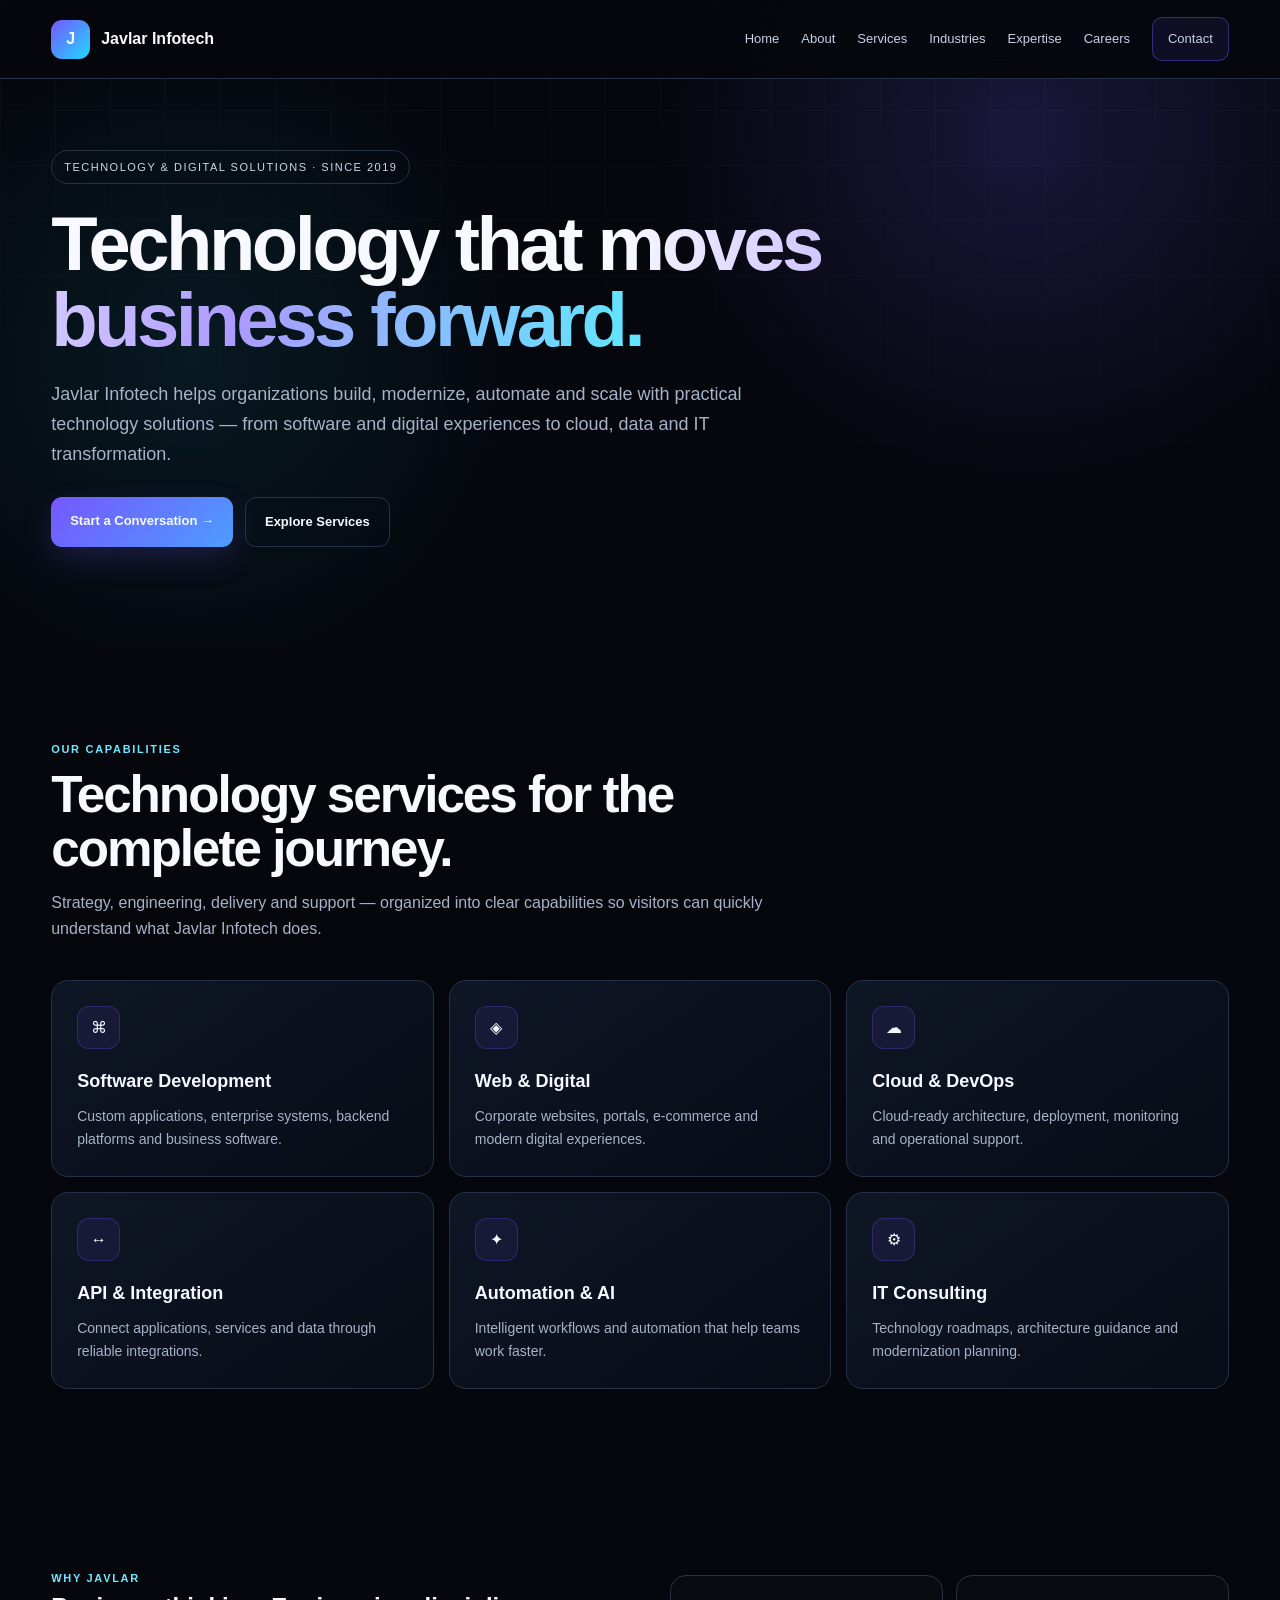
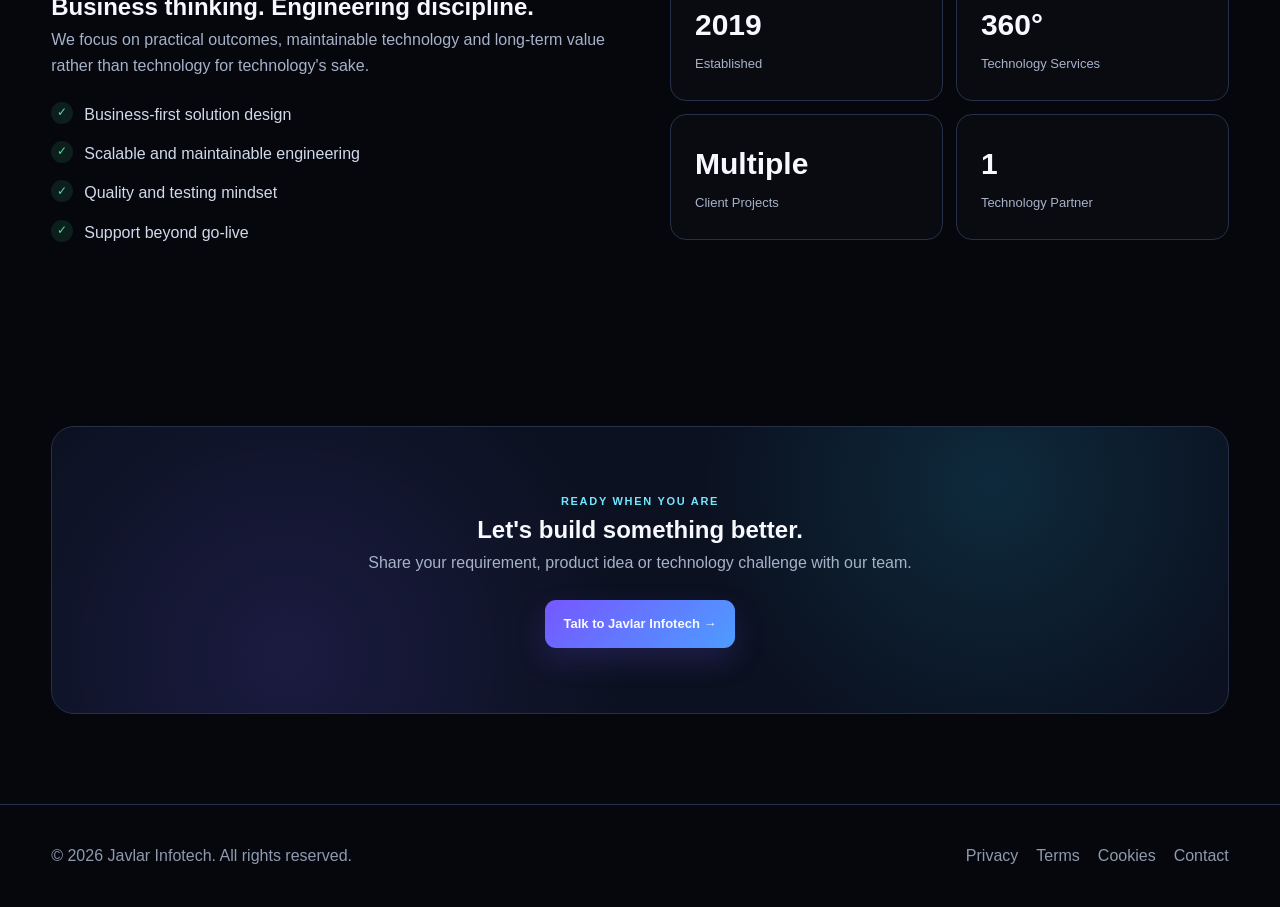
<file: index.html>
<!doctype html><html lang="en"><head><link rel="icon" type="image/png" href="/favicon.png.png"><meta charset="utf-8"><meta name="viewport" content="width=device-width,initial-scale=1"><meta name="description" content="Javlar Infotech — technology and digital solutions from Gorakhpur, Uttar Pradesh, India."><title>Technology That Moves Business Forward | Javlar Infotech</title><link rel="stylesheet" href="style.css"></head><body>
<header><div class="wrap nav">
<a class="brand" href="index.html"><span class="logo">J</span><span>Javlar Infotech</span></a>
<nav class="links" id="links">
<a href="index.html">Home</a><a href="about.html">About</a><a href="services.html">Services</a><a href="industries.html">Industries</a><a href="expertise.html">Expertise</a><a href="careers.html">Careers</a><a href="contact.html" class="navbtn">Contact</a>
</nav><button class="menu" onclick="document.getElementById('links').classList.toggle('open')">☰</button>
</div></header>

<section class="hero"><div class="wrap"><span class="eyebrow">Technology & Digital Solutions · Since 2019</span><h1>Technology that <span class="gradient">moves business forward.</span></h1><p>Javlar Infotech helps organizations build, modernize, automate and scale with practical technology solutions — from software and digital experiences to cloud, data and IT transformation.</p><div class="buttons"><a class="btn primary" href="contact.html">Start a Conversation →</a><a class="btn" href="services.html">Explore Services</a></div></div></section>
<section><div class="wrap"><div class="sectiontop"><div class="kicker">Our capabilities</div><h2>Technology services for the complete journey.</h2><p>Strategy, engineering, delivery and support — organized into clear capabilities so visitors can quickly understand what Javlar Infotech does.</p></div><div class="cards">
<div class="card"><div class="icon">⌘</div><h3>Software Development</h3><p>Custom applications, enterprise systems, backend platforms and business software.</p></div>
<div class="card"><div class="icon">◈</div><h3>Web & Digital</h3><p>Corporate websites, portals, e-commerce and modern digital experiences.</p></div>
<div class="card"><div class="icon">☁</div><h3>Cloud & DevOps</h3><p>Cloud-ready architecture, deployment, monitoring and operational support.</p></div>
<div class="card"><div class="icon">↔</div><h3>API & Integration</h3><p>Connect applications, services and data through reliable integrations.</p></div>
<div class="card"><div class="icon">✦</div><h3>Automation & AI</h3><p>Intelligent workflows and automation that help teams work faster.</p></div>
<div class="card"><div class="icon">⚙</div><h3>IT Consulting</h3><p>Technology roadmaps, architecture guidance and modernization planning.</p></div>
</div></div></section>
<section><div class="wrap split"><div><div class="kicker">Why Javlar</div><h2>Business thinking. Engineering discipline.</h2><p style="color:var(--muted)">We focus on practical outcomes, maintainable technology and long-term value rather than technology for technology's sake.</p><div class="checklist"><div><span class="check">✓</span>Business-first solution design</div><div><span class="check">✓</span>Scalable and maintainable engineering</div><div><span class="check">✓</span>Quality and testing mindset</div><div><span class="check">✓</span>Support beyond go-live</div></div></div><div class="stats"><div class="stat"><strong>2019</strong><span>Established</span></div><div class="stat"><strong>360°</strong><span>Technology Services</span></div><div class="stat"><strong>Multiple</strong><span>Client Projects</span></div><div class="stat"><strong>1</strong><span>Technology Partner</span></div></div></div></section>
<section><div class="wrap"><div class="banner"><div class="kicker">Ready when you are</div><h2>Let's build something better.</h2><p>Share your requirement, product idea or technology challenge with our team.</p><a class="btn primary" href="contact.html">Talk to Javlar Infotech →</a></div></div></section>

<footer><div class="wrap foot">
<div>© 2026 Javlar Infotech. All rights reserved.</div>
<div class="footlinks"><a href="privacy.html">Privacy</a><a href="terms.html">Terms</a><a href="cookies.html">Cookies</a><a href="contact.html">Contact</a></div>
</div></footer>
<script>document.querySelectorAll('.links a').forEach(a=>a.addEventListener('click',()=>document.getElementById('links').classList.remove('open')));</script>
</body></html>
</file>
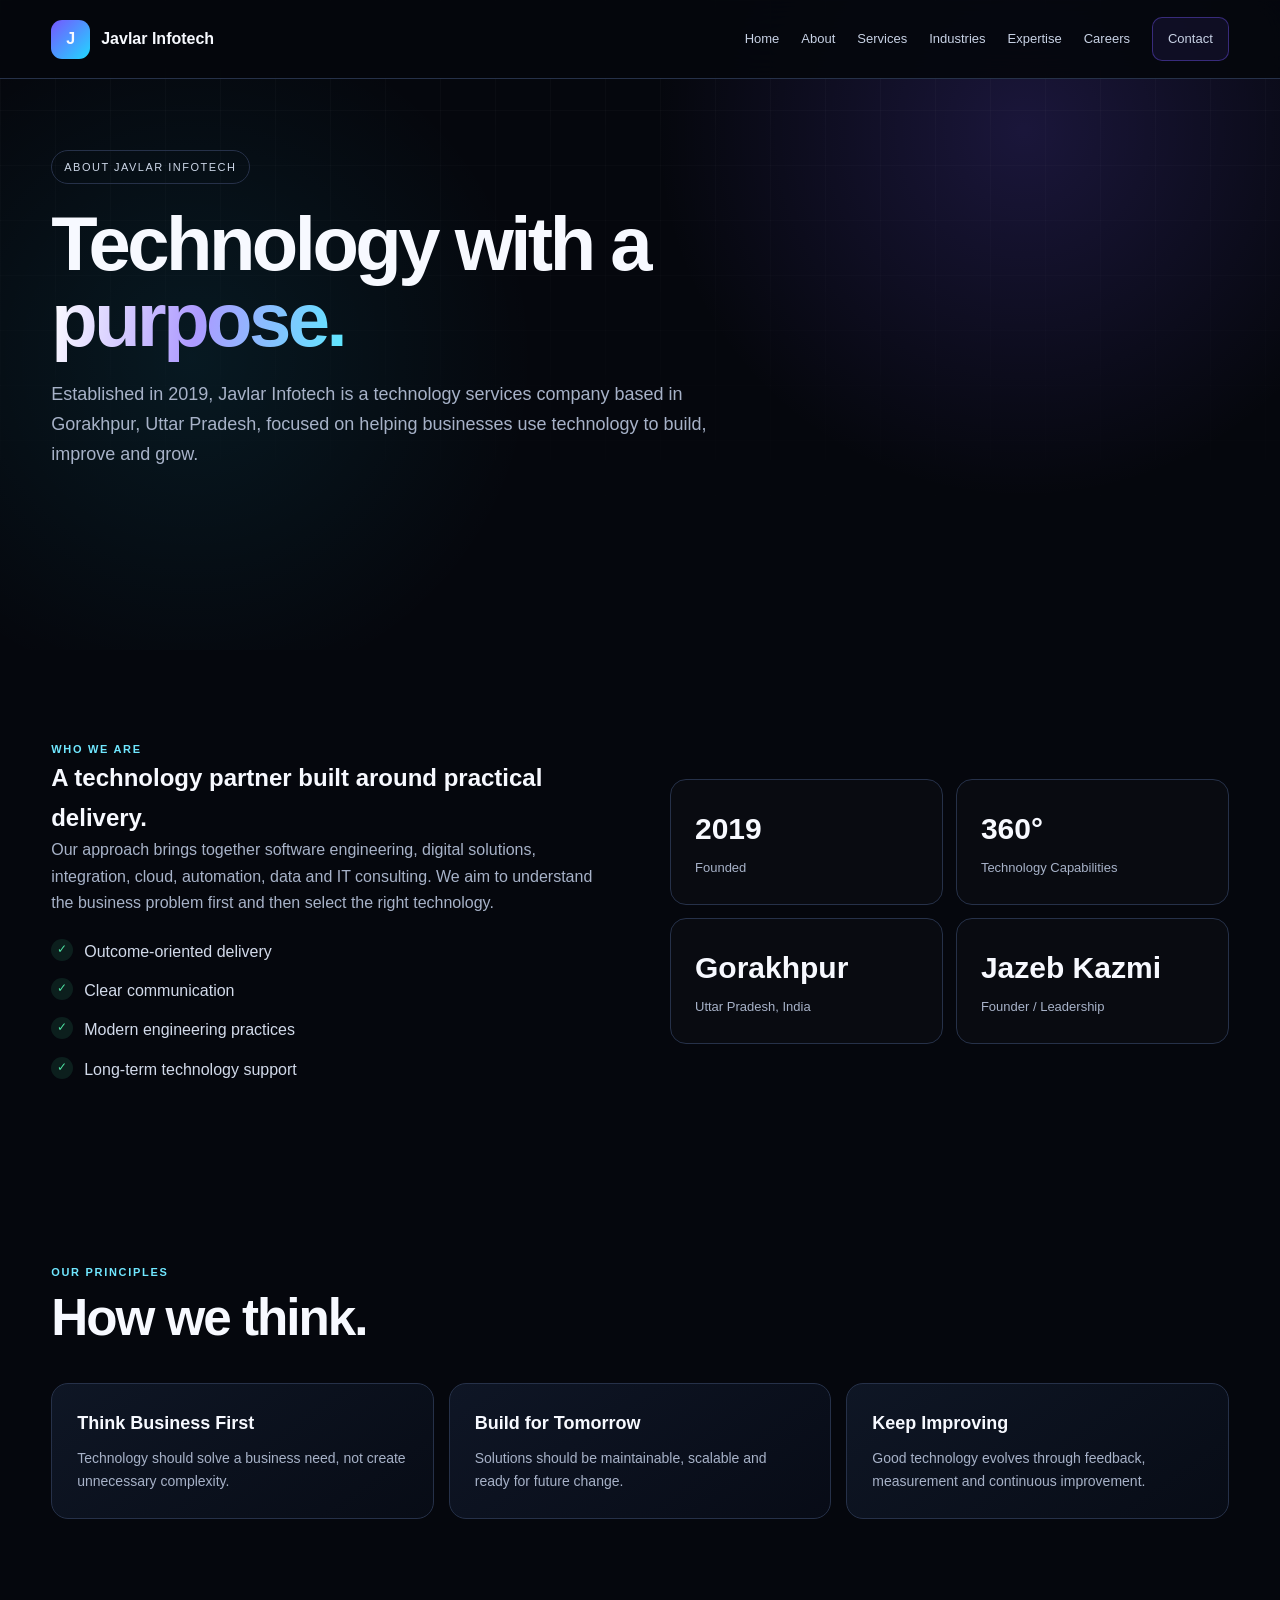
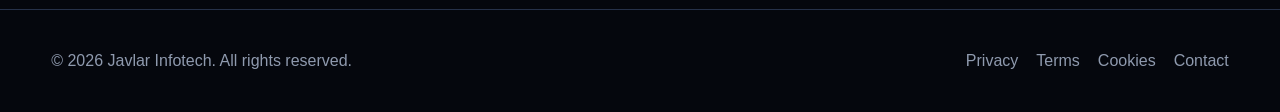
<file: about.html>
<!doctype html><html lang="en"><head><meta charset="utf-8"><meta name="viewport" content="width=device-width,initial-scale=1"><meta name="description" content="Javlar Infotech — technology and digital solutions from Gorakhpur, Uttar Pradesh, India."><title>About Us | Javlar Infotech</title><link rel="stylesheet" href="style.css"></head><body>
<header><div class="wrap nav">
<a class="brand" href="index.html"><span class="logo">J</span><span>Javlar Infotech</span></a>
<nav class="links" id="links">
<a href="index.html">Home</a><a href="about.html">About</a><a href="services.html">Services</a><a href="industries.html">Industries</a><a href="expertise.html">Expertise</a><a href="careers.html">Careers</a><a href="contact.html" class="navbtn">Contact</a>
</nav><button class="menu" onclick="document.getElementById('links').classList.toggle('open')">☰</button>
</div></header>

<section class="hero"><div class="wrap"><span class="eyebrow">About Javlar Infotech</span><h1>Technology with a <span class="gradient">purpose.</span></h1><p>Established in 2019, Javlar Infotech is a technology services company based in Gorakhpur, Uttar Pradesh, focused on helping businesses use technology to build, improve and grow.</p></div></section>
<section><div class="wrap split"><div><div class="kicker">Who we are</div><h2>A technology partner built around practical delivery.</h2><p style="color:var(--muted)">Our approach brings together software engineering, digital solutions, integration, cloud, automation, data and IT consulting. We aim to understand the business problem first and then select the right technology.</p><div class="checklist"><div><span class="check">✓</span>Outcome-oriented delivery</div><div><span class="check">✓</span>Clear communication</div><div><span class="check">✓</span>Modern engineering practices</div><div><span class="check">✓</span>Long-term technology support</div></div></div><div class="stats"><div class="stat"><strong>2019</strong><span>Founded</span></div><div class="stat"><strong>360°</strong><span>Technology Capabilities</span></div><div class="stat"><strong>Gorakhpur</strong><span>Uttar Pradesh, India</span></div><div class="stat"><strong>Jazeb Kazmi</strong><span>Founder / Leadership</span></div></div></div></section>
<section><div class="wrap"><div class="sectiontop"><div class="kicker">Our principles</div><h2>How we think.</h2></div><div class="cards"><div class="card"><h3>Think Business First</h3><p>Technology should solve a business need, not create unnecessary complexity.</p></div><div class="card"><h3>Build for Tomorrow</h3><p>Solutions should be maintainable, scalable and ready for future change.</p></div><div class="card"><h3>Keep Improving</h3><p>Good technology evolves through feedback, measurement and continuous improvement.</p></div></div></div></section>

<footer><div class="wrap foot">
<div>© 2026 Javlar Infotech. All rights reserved.</div>
<div class="footlinks"><a href="privacy.html">Privacy</a><a href="terms.html">Terms</a><a href="cookies.html">Cookies</a><a href="contact.html">Contact</a></div>
</div></footer>
<script>document.querySelectorAll('.links a').forEach(a=>a.addEventListener('click',()=>document.getElementById('links').classList.remove('open')));</script>
</body></html>
</file>
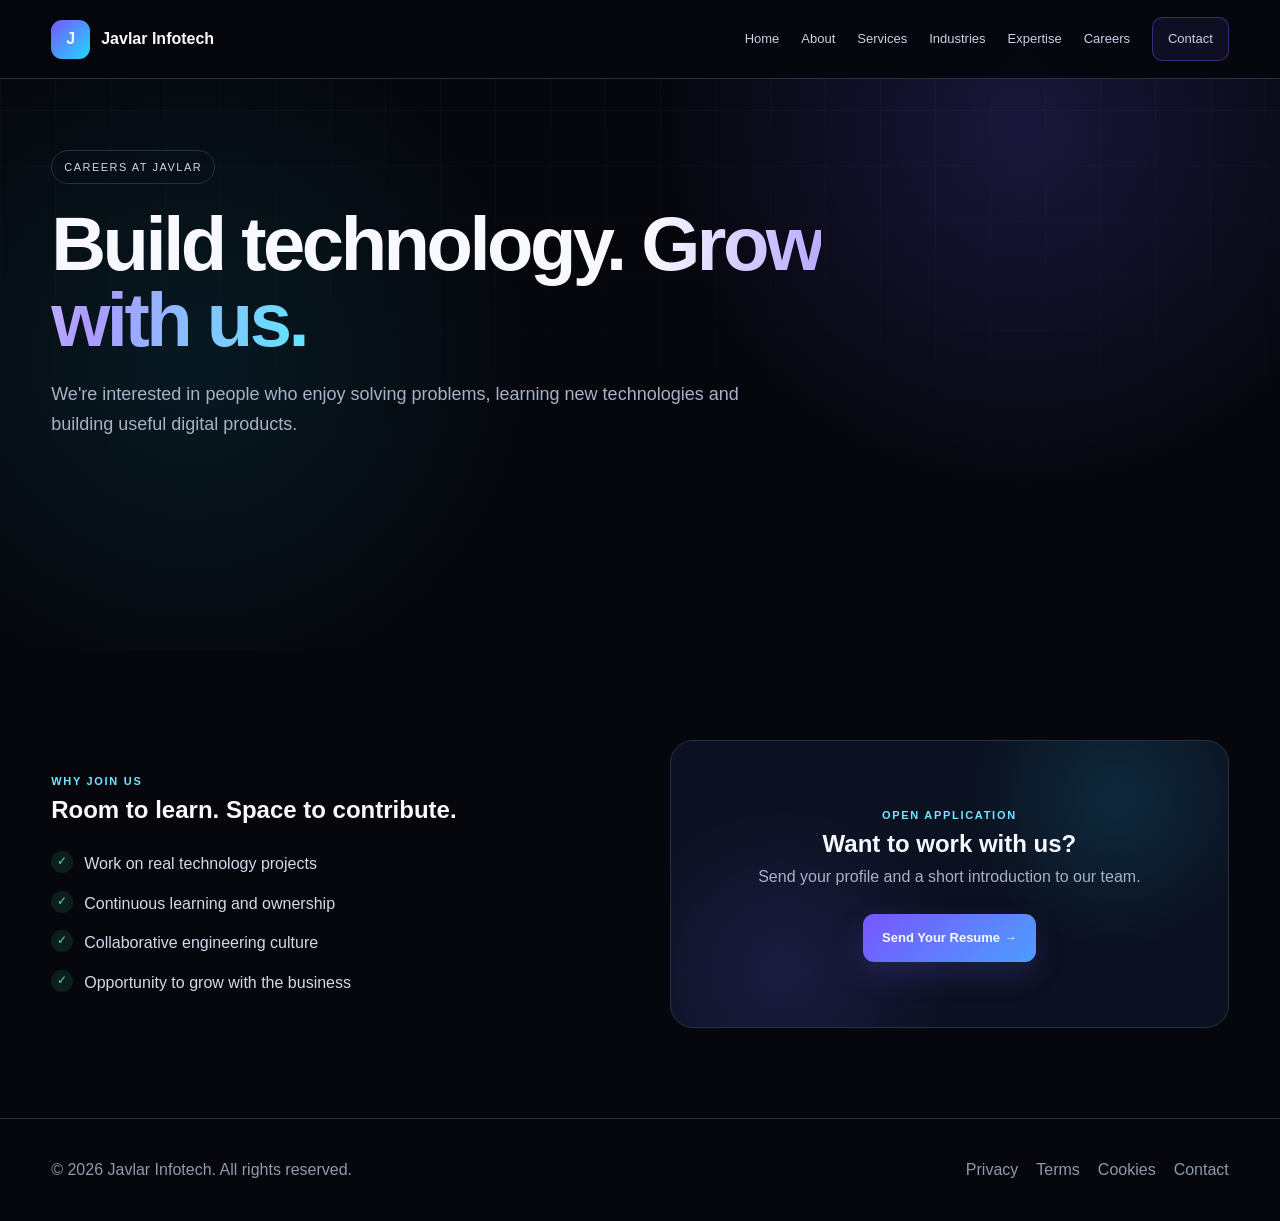
<file: careers.html>
<!doctype html><html lang="en"><head><meta charset="utf-8"><meta name="viewport" content="width=device-width,initial-scale=1"><meta name="description" content="Javlar Infotech — technology and digital solutions from Gorakhpur, Uttar Pradesh, India."><title>Careers | Javlar Infotech</title><link rel="stylesheet" href="style.css"></head><body>
<header><div class="wrap nav">
<a class="brand" href="index.html"><span class="logo">J</span><span>Javlar Infotech</span></a>
<nav class="links" id="links">
<a href="index.html">Home</a><a href="about.html">About</a><a href="services.html">Services</a><a href="industries.html">Industries</a><a href="expertise.html">Expertise</a><a href="careers.html">Careers</a><a href="contact.html" class="navbtn">Contact</a>
</nav><button class="menu" onclick="document.getElementById('links').classList.toggle('open')">☰</button>
</div></header>

<section class="hero"><div class="wrap"><span class="eyebrow">Careers at Javlar</span><h1>Build technology. <span class="gradient">Grow with us.</span></h1><p>We're interested in people who enjoy solving problems, learning new technologies and building useful digital products.</p></div></section>
<section><div class="wrap split"><div><div class="kicker">Why join us</div><h2>Room to learn. Space to contribute.</h2><div class="checklist"><div><span class="check">✓</span>Work on real technology projects</div><div><span class="check">✓</span>Continuous learning and ownership</div><div><span class="check">✓</span>Collaborative engineering culture</div><div><span class="check">✓</span>Opportunity to grow with the business</div></div></div><div class="banner"><div class="kicker">Open application</div><h2>Want to work with us?</h2><p>Send your profile and a short introduction to our team.</p><a class="btn primary" href="mailto:javlarinfotech.desk@gmail.com?subject=Career%20Application%20-%20Javlar%20Infotech">Send Your Resume →</a></div></div></section>

<footer><div class="wrap foot">
<div>© 2026 Javlar Infotech. All rights reserved.</div>
<div class="footlinks"><a href="privacy.html">Privacy</a><a href="terms.html">Terms</a><a href="cookies.html">Cookies</a><a href="contact.html">Contact</a></div>
</div></footer>
<script>document.querySelectorAll('.links a').forEach(a=>a.addEventListener('click',()=>document.getElementById('links').classList.remove('open')));</script>
</body></html>
</file>
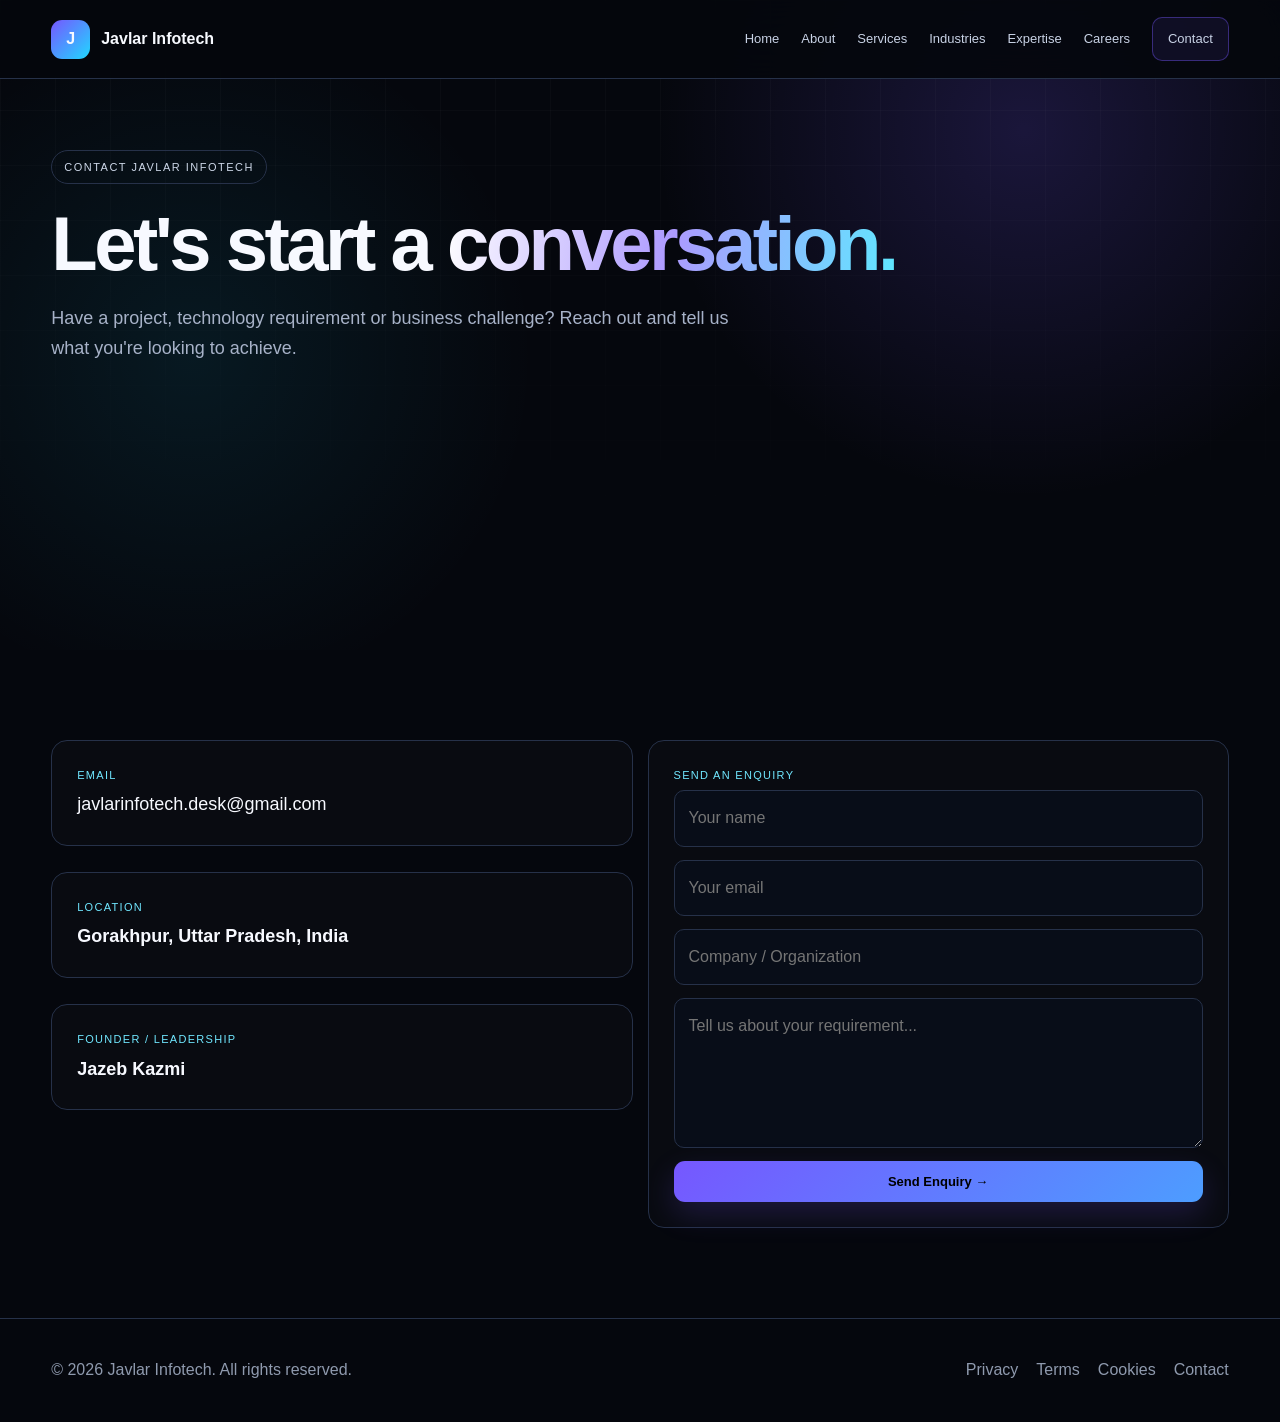
<file: contact.html>
<!doctype html><html lang="en"><head><meta charset="utf-8"><meta name="viewport" content="width=device-width,initial-scale=1"><meta name="description" content="Javlar Infotech — technology and digital solutions from Gorakhpur, Uttar Pradesh, India."><title>Contact | Javlar Infotech</title><link rel="stylesheet" href="style.css"></head><body>
<header><div class="wrap nav">
<a class="brand" href="index.html"><span class="logo">J</span><span>Javlar Infotech</span></a>
<nav class="links" id="links">
<a href="index.html">Home</a><a href="about.html">About</a><a href="services.html">Services</a><a href="industries.html">Industries</a><a href="expertise.html">Expertise</a><a href="careers.html">Careers</a><a href="contact.html" class="navbtn">Contact</a>
</nav><button class="menu" onclick="document.getElementById('links').classList.toggle('open')">☰</button>
</div></header>

<section class="hero"><div class="wrap"><span class="eyebrow">Contact Javlar Infotech</span><h1>Let's start a <span class="gradient">conversation.</span></h1><p>Have a project, technology requirement or business challenge? Reach out and tell us what you're looking to achieve.</p></div></section>
<section><div class="wrap contactgrid"><div><div class="contactbox"><label>Email</label><a href="mailto:javlarinfotech.desk@gmail.com">javlarinfotech.desk@gmail.com</a></div><br><div class="contactbox"><label>Location</label><strong>Gorakhpur, Uttar Pradesh, India</strong></div><br><div class="contactbox"><label>Founder / Leadership</label><strong>Jazeb Kazmi</strong></div></div>
<div class="contactbox"><label>Send an enquiry</label><form class="form" action="mailto:javlarinfotech.desk@gmail.com" method="post" enctype="text/plain"><input name="Name" placeholder="Your name" required><input name="Email" type="email" placeholder="Your email" required><input name="Company" placeholder="Company / Organization"><textarea name="Message" placeholder="Tell us about your requirement..." required></textarea><button class="btn primary" type="submit">Send Enquiry →</button></form></div></div></section>

<footer><div class="wrap foot">
<div>© 2026 Javlar Infotech. All rights reserved.</div>
<div class="footlinks"><a href="privacy.html">Privacy</a><a href="terms.html">Terms</a><a href="cookies.html">Cookies</a><a href="contact.html">Contact</a></div>
</div></footer>
<script>document.querySelectorAll('.links a').forEach(a=>a.addEventListener('click',()=>document.getElementById('links').classList.remove('open')));</script>
</body></html>
</file>
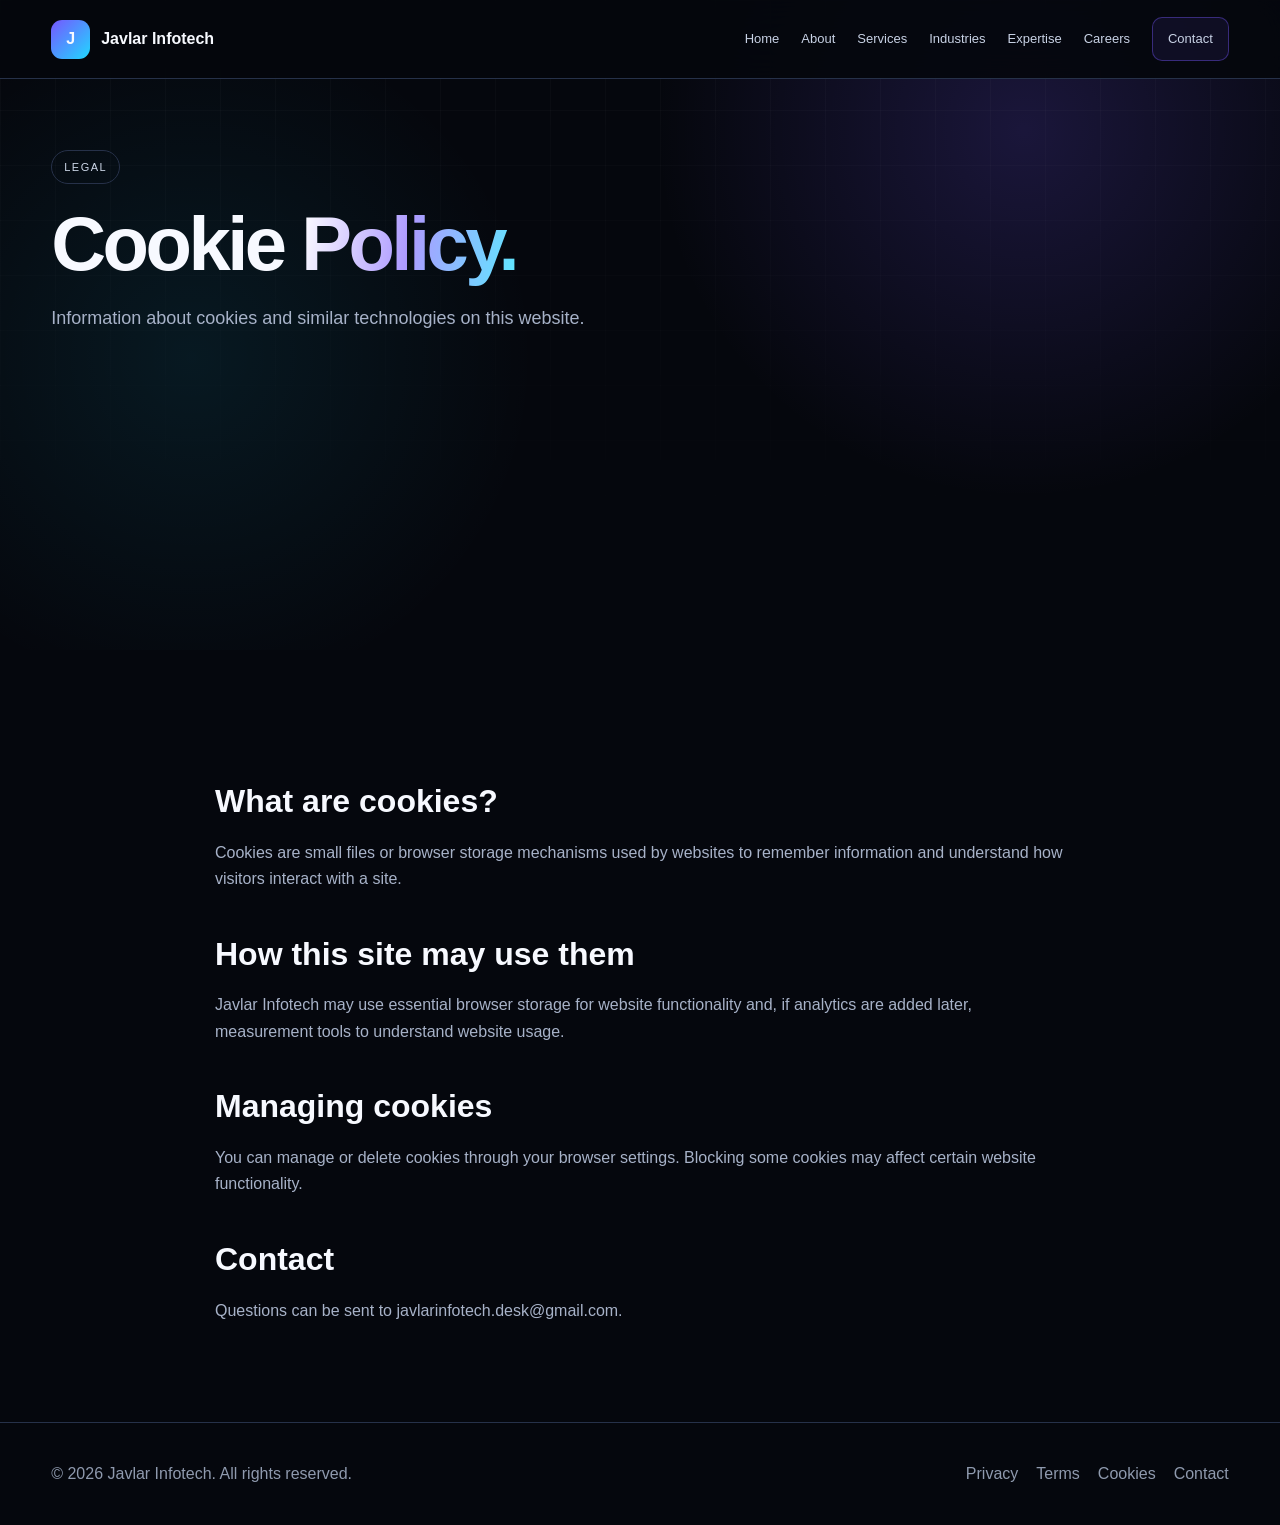
<file: cookies.html>
<!doctype html><html lang="en"><head><meta charset="utf-8"><meta name="viewport" content="width=device-width,initial-scale=1"><meta name="description" content="Javlar Infotech — technology and digital solutions from Gorakhpur, Uttar Pradesh, India."><title>Cookie Policy | Javlar Infotech</title><link rel="stylesheet" href="style.css"></head><body>
<header><div class="wrap nav">
<a class="brand" href="index.html"><span class="logo">J</span><span>Javlar Infotech</span></a>
<nav class="links" id="links">
<a href="index.html">Home</a><a href="about.html">About</a><a href="services.html">Services</a><a href="industries.html">Industries</a><a href="expertise.html">Expertise</a><a href="careers.html">Careers</a><a href="contact.html" class="navbtn">Contact</a>
</nav><button class="menu" onclick="document.getElementById('links').classList.toggle('open')">☰</button>
</div></header>

<section class="hero"><div class="wrap"><span class="eyebrow">Legal</span><h1>Cookie <span class="gradient">Policy.</span></h1><p>Information about cookies and similar technologies on this website.</p></div></section>
<section><div class="wrap legal"><h2>What are cookies?</h2><p>Cookies are small files or browser storage mechanisms used by websites to remember information and understand how visitors interact with a site.</p><h2>How this site may use them</h2><p>Javlar Infotech may use essential browser storage for website functionality and, if analytics are added later, measurement tools to understand website usage.</p><h2>Managing cookies</h2><p>You can manage or delete cookies through your browser settings. Blocking some cookies may affect certain website functionality.</p><h2>Contact</h2><p>Questions can be sent to javlarinfotech.desk@gmail.com.</p></div></section>

<footer><div class="wrap foot">
<div>© 2026 Javlar Infotech. All rights reserved.</div>
<div class="footlinks"><a href="privacy.html">Privacy</a><a href="terms.html">Terms</a><a href="cookies.html">Cookies</a><a href="contact.html">Contact</a></div>
</div></footer>
<script>document.querySelectorAll('.links a').forEach(a=>a.addEventListener('click',()=>document.getElementById('links').classList.remove('open')));</script>
</body></html>
</file>
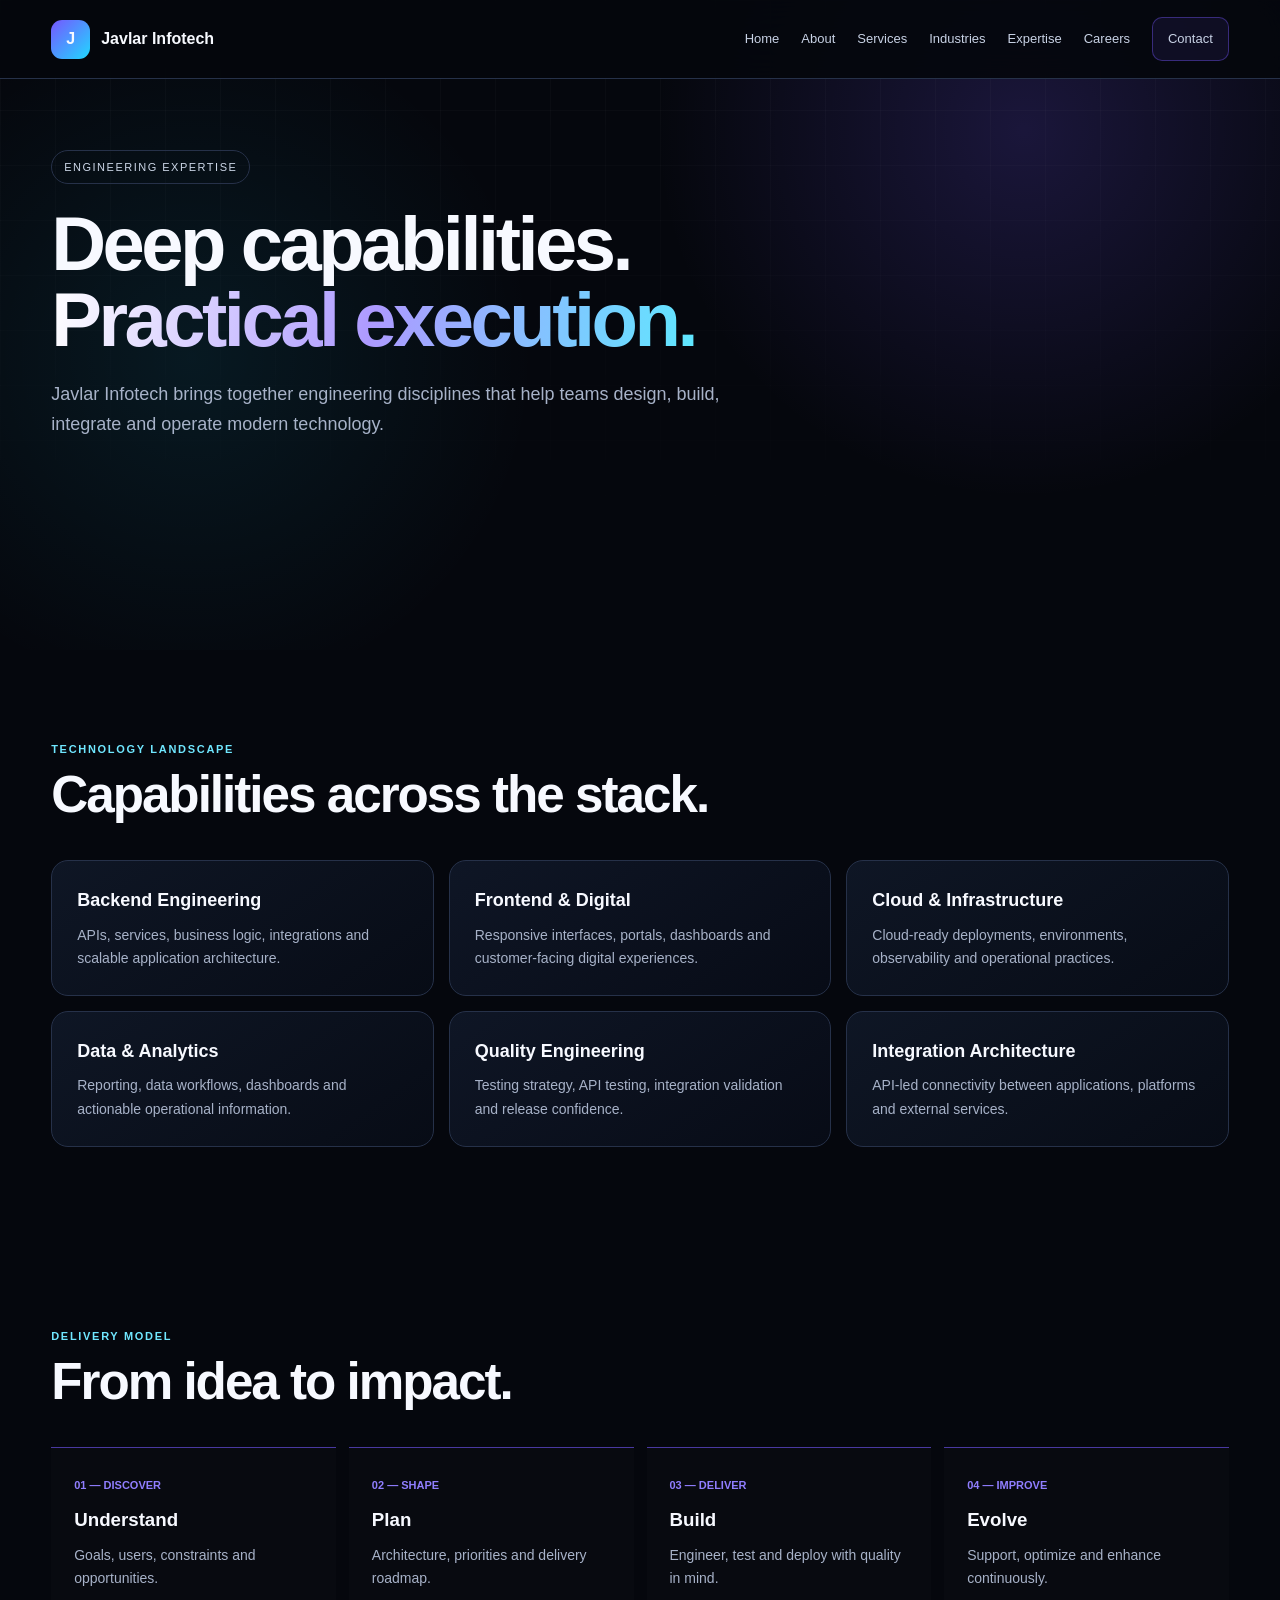
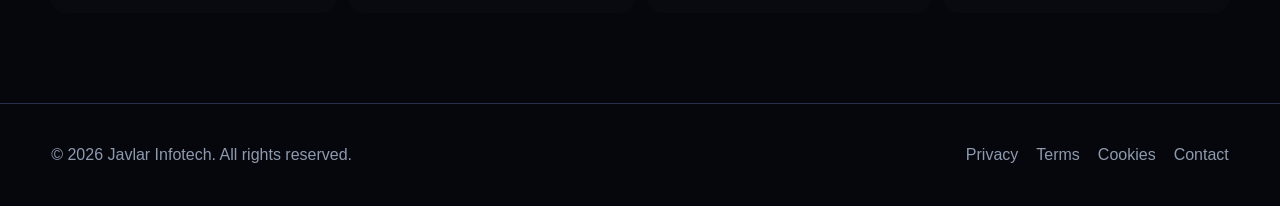
<file: expertise.html>
<!doctype html><html lang="en"><head><meta charset="utf-8"><meta name="viewport" content="width=device-width,initial-scale=1"><meta name="description" content="Javlar Infotech — technology and digital solutions from Gorakhpur, Uttar Pradesh, India."><title>Expertise | Javlar Infotech</title><link rel="stylesheet" href="style.css"></head><body>
<header><div class="wrap nav">
<a class="brand" href="index.html"><span class="logo">J</span><span>Javlar Infotech</span></a>
<nav class="links" id="links">
<a href="index.html">Home</a><a href="about.html">About</a><a href="services.html">Services</a><a href="industries.html">Industries</a><a href="expertise.html">Expertise</a><a href="careers.html">Careers</a><a href="contact.html" class="navbtn">Contact</a>
</nav><button class="menu" onclick="document.getElementById('links').classList.toggle('open')">☰</button>
</div></header>

<section class="hero"><div class="wrap"><span class="eyebrow">Engineering Expertise</span><h1>Deep capabilities. <span class="gradient">Practical execution.</span></h1><p>Javlar Infotech brings together engineering disciplines that help teams design, build, integrate and operate modern technology.</p></div></section>
<section><div class="wrap"><div class="sectiontop"><div class="kicker">Technology landscape</div><h2>Capabilities across the stack.</h2></div><div class="cards">
<div class="card"><h3>Backend Engineering</h3><p>APIs, services, business logic, integrations and scalable application architecture.</p></div>
<div class="card"><h3>Frontend & Digital</h3><p>Responsive interfaces, portals, dashboards and customer-facing digital experiences.</p></div>
<div class="card"><h3>Cloud & Infrastructure</h3><p>Cloud-ready deployments, environments, observability and operational practices.</p></div>
<div class="card"><h3>Data & Analytics</h3><p>Reporting, data workflows, dashboards and actionable operational information.</p></div>
<div class="card"><h3>Quality Engineering</h3><p>Testing strategy, API testing, integration validation and release confidence.</p></div>
<div class="card"><h3>Integration Architecture</h3><p>API-led connectivity between applications, platforms and external services.</p></div>
</div></div></section>
<section><div class="wrap"><div class="sectiontop"><div class="kicker">Delivery model</div><h2>From idea to impact.</h2></div><div class="process"><div class="step"><b>01 — DISCOVER</b><h3>Understand</h3><p>Goals, users, constraints and opportunities.</p></div><div class="step"><b>02 — SHAPE</b><h3>Plan</h3><p>Architecture, priorities and delivery roadmap.</p></div><div class="step"><b>03 — DELIVER</b><h3>Build</h3><p>Engineer, test and deploy with quality in mind.</p></div><div class="step"><b>04 — IMPROVE</b><h3>Evolve</h3><p>Support, optimize and enhance continuously.</p></div></div></div></section>

<footer><div class="wrap foot">
<div>© 2026 Javlar Infotech. All rights reserved.</div>
<div class="footlinks"><a href="privacy.html">Privacy</a><a href="terms.html">Terms</a><a href="cookies.html">Cookies</a><a href="contact.html">Contact</a></div>
</div></footer>
<script>document.querySelectorAll('.links a').forEach(a=>a.addEventListener('click',()=>document.getElementById('links').classList.remove('open')));</script>
</body></html>
</file>
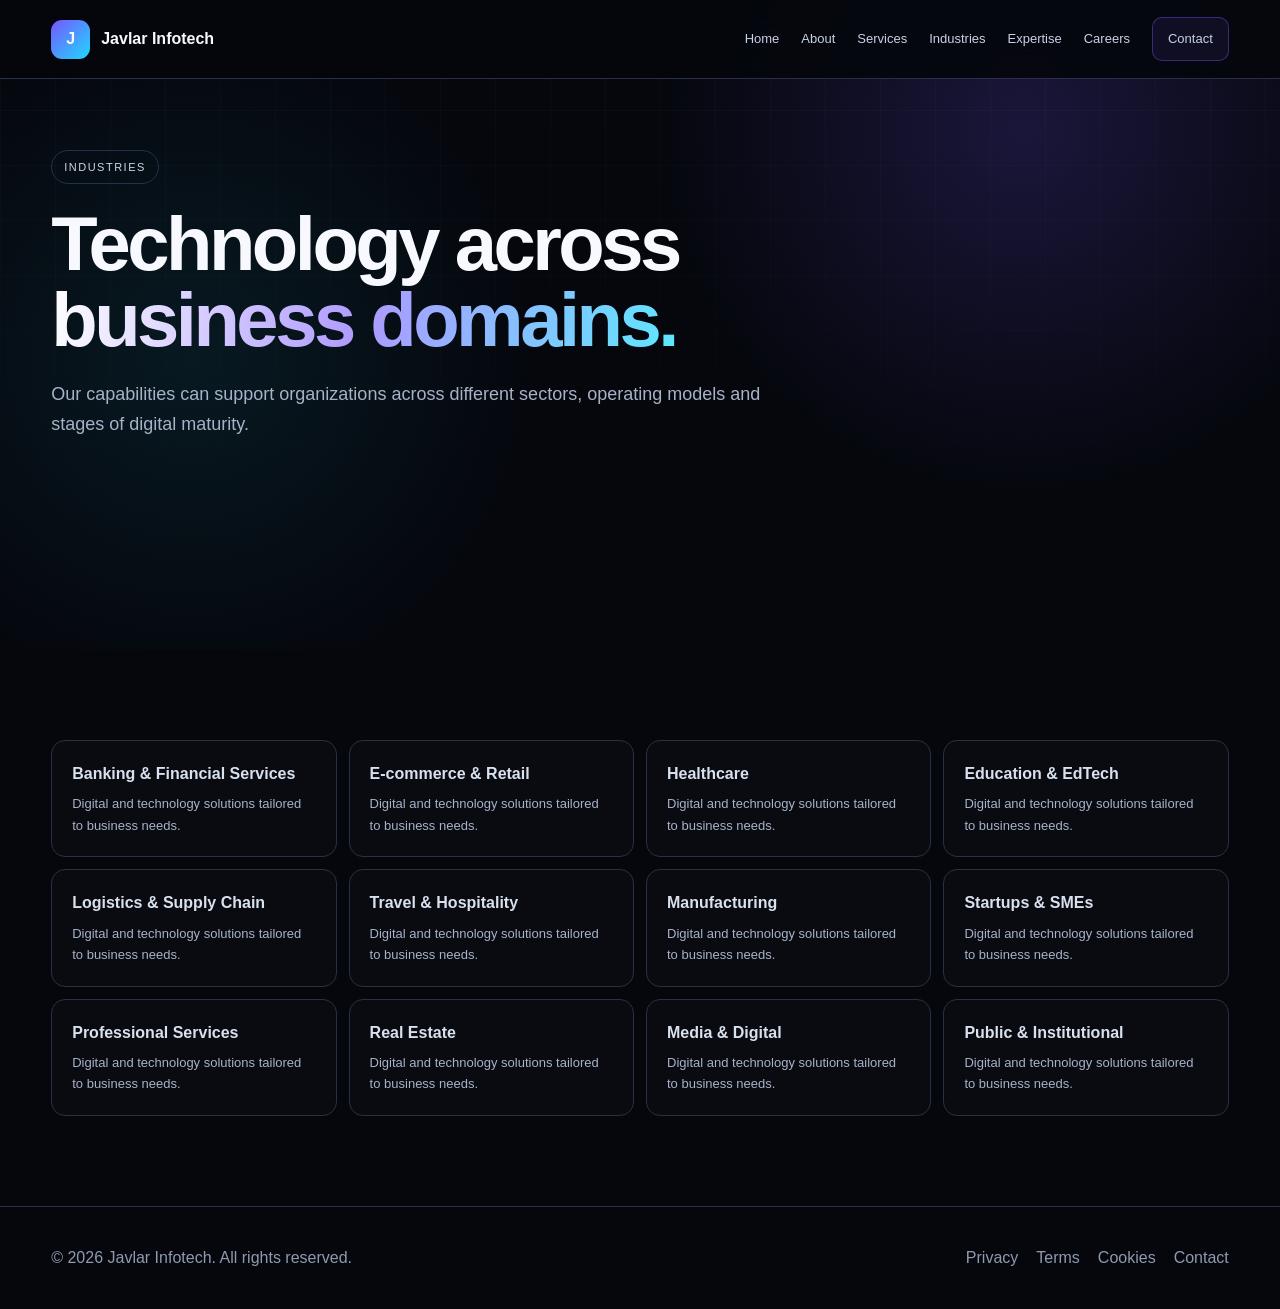
<file: industries.html>
<!doctype html><html lang="en"><head><meta charset="utf-8"><meta name="viewport" content="width=device-width,initial-scale=1"><meta name="description" content="Javlar Infotech — technology and digital solutions from Gorakhpur, Uttar Pradesh, India."><title>Industries | Javlar Infotech</title><link rel="stylesheet" href="style.css"></head><body>
<header><div class="wrap nav">
<a class="brand" href="index.html"><span class="logo">J</span><span>Javlar Infotech</span></a>
<nav class="links" id="links">
<a href="index.html">Home</a><a href="about.html">About</a><a href="services.html">Services</a><a href="industries.html">Industries</a><a href="expertise.html">Expertise</a><a href="careers.html">Careers</a><a href="contact.html" class="navbtn">Contact</a>
</nav><button class="menu" onclick="document.getElementById('links').classList.toggle('open')">☰</button>
</div></header>

<section class="hero"><div class="wrap"><span class="eyebrow">Industries</span><h1>Technology across <span class="gradient">business domains.</span></h1><p>Our capabilities can support organizations across different sectors, operating models and stages of digital maturity.</p></div></section>
<section><div class="wrap"><div class="tiles"><div class="tile"><strong>Banking & Financial Services</strong><p style="color:var(--muted);font-size:13px;margin-top:6px">Digital and technology solutions tailored to business needs.</p></div><div class="tile"><strong>E-commerce & Retail</strong><p style="color:var(--muted);font-size:13px;margin-top:6px">Digital and technology solutions tailored to business needs.</p></div><div class="tile"><strong>Healthcare</strong><p style="color:var(--muted);font-size:13px;margin-top:6px">Digital and technology solutions tailored to business needs.</p></div><div class="tile"><strong>Education & EdTech</strong><p style="color:var(--muted);font-size:13px;margin-top:6px">Digital and technology solutions tailored to business needs.</p></div><div class="tile"><strong>Logistics & Supply Chain</strong><p style="color:var(--muted);font-size:13px;margin-top:6px">Digital and technology solutions tailored to business needs.</p></div><div class="tile"><strong>Travel & Hospitality</strong><p style="color:var(--muted);font-size:13px;margin-top:6px">Digital and technology solutions tailored to business needs.</p></div><div class="tile"><strong>Manufacturing</strong><p style="color:var(--muted);font-size:13px;margin-top:6px">Digital and technology solutions tailored to business needs.</p></div><div class="tile"><strong>Startups & SMEs</strong><p style="color:var(--muted);font-size:13px;margin-top:6px">Digital and technology solutions tailored to business needs.</p></div><div class="tile"><strong>Professional Services</strong><p style="color:var(--muted);font-size:13px;margin-top:6px">Digital and technology solutions tailored to business needs.</p></div><div class="tile"><strong>Real Estate</strong><p style="color:var(--muted);font-size:13px;margin-top:6px">Digital and technology solutions tailored to business needs.</p></div><div class="tile"><strong>Media & Digital</strong><p style="color:var(--muted);font-size:13px;margin-top:6px">Digital and technology solutions tailored to business needs.</p></div><div class="tile"><strong>Public & Institutional</strong><p style="color:var(--muted);font-size:13px;margin-top:6px">Digital and technology solutions tailored to business needs.</p></div></div></div></section>

<footer><div class="wrap foot">
<div>© 2026 Javlar Infotech. All rights reserved.</div>
<div class="footlinks"><a href="privacy.html">Privacy</a><a href="terms.html">Terms</a><a href="cookies.html">Cookies</a><a href="contact.html">Contact</a></div>
</div></footer>
<script>document.querySelectorAll('.links a').forEach(a=>a.addEventListener('click',()=>document.getElementById('links').classList.remove('open')));</script>
</body></html>
</file>
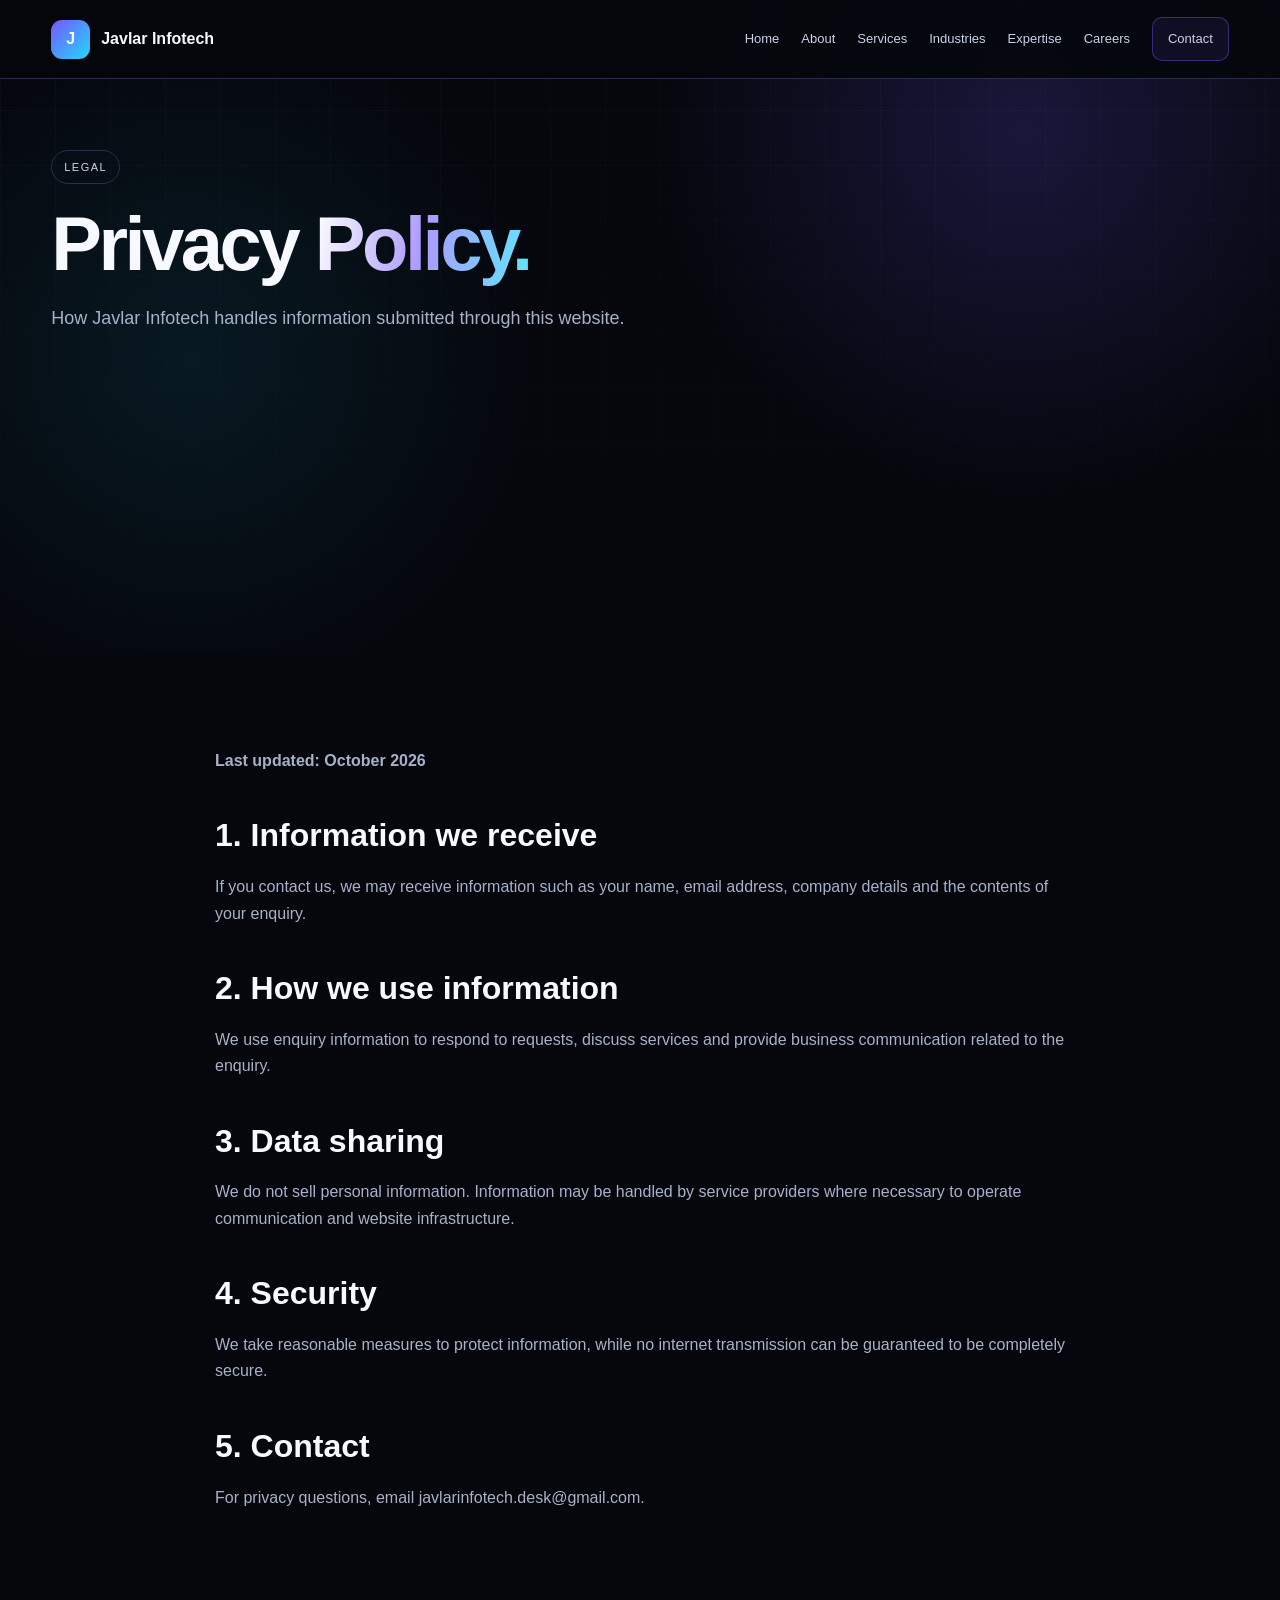
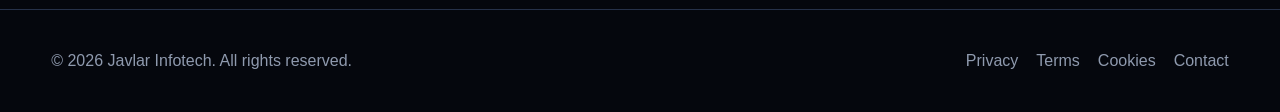
<file: privacy.html>
<!doctype html><html lang="en"><head><meta charset="utf-8"><meta name="viewport" content="width=device-width,initial-scale=1"><meta name="description" content="Javlar Infotech — technology and digital solutions from Gorakhpur, Uttar Pradesh, India."><title>Privacy Policy | Javlar Infotech</title><link rel="stylesheet" href="style.css"></head><body>
<header><div class="wrap nav">
<a class="brand" href="index.html"><span class="logo">J</span><span>Javlar Infotech</span></a>
<nav class="links" id="links">
<a href="index.html">Home</a><a href="about.html">About</a><a href="services.html">Services</a><a href="industries.html">Industries</a><a href="expertise.html">Expertise</a><a href="careers.html">Careers</a><a href="contact.html" class="navbtn">Contact</a>
</nav><button class="menu" onclick="document.getElementById('links').classList.toggle('open')">☰</button>
</div></header>

<section class="hero"><div class="wrap"><span class="eyebrow">Legal</span><h1>Privacy <span class="gradient">Policy.</span></h1><p>How Javlar Infotech handles information submitted through this website.</p></div></section>
<section><div class="wrap legal"><p><strong>Last updated: October 2026</strong></p><h2>1. Information we receive</h2><p>If you contact us, we may receive information such as your name, email address, company details and the contents of your enquiry.</p><h2>2. How we use information</h2><p>We use enquiry information to respond to requests, discuss services and provide business communication related to the enquiry.</p><h2>3. Data sharing</h2><p>We do not sell personal information. Information may be handled by service providers where necessary to operate communication and website infrastructure.</p><h2>4. Security</h2><p>We take reasonable measures to protect information, while no internet transmission can be guaranteed to be completely secure.</p><h2>5. Contact</h2><p>For privacy questions, email javlarinfotech.desk@gmail.com.</p></div></section>

<footer><div class="wrap foot">
<div>© 2026 Javlar Infotech. All rights reserved.</div>
<div class="footlinks"><a href="privacy.html">Privacy</a><a href="terms.html">Terms</a><a href="cookies.html">Cookies</a><a href="contact.html">Contact</a></div>
</div></footer>
<script>document.querySelectorAll('.links a').forEach(a=>a.addEventListener('click',()=>document.getElementById('links').classList.remove('open')));</script>
</body></html>
</file>
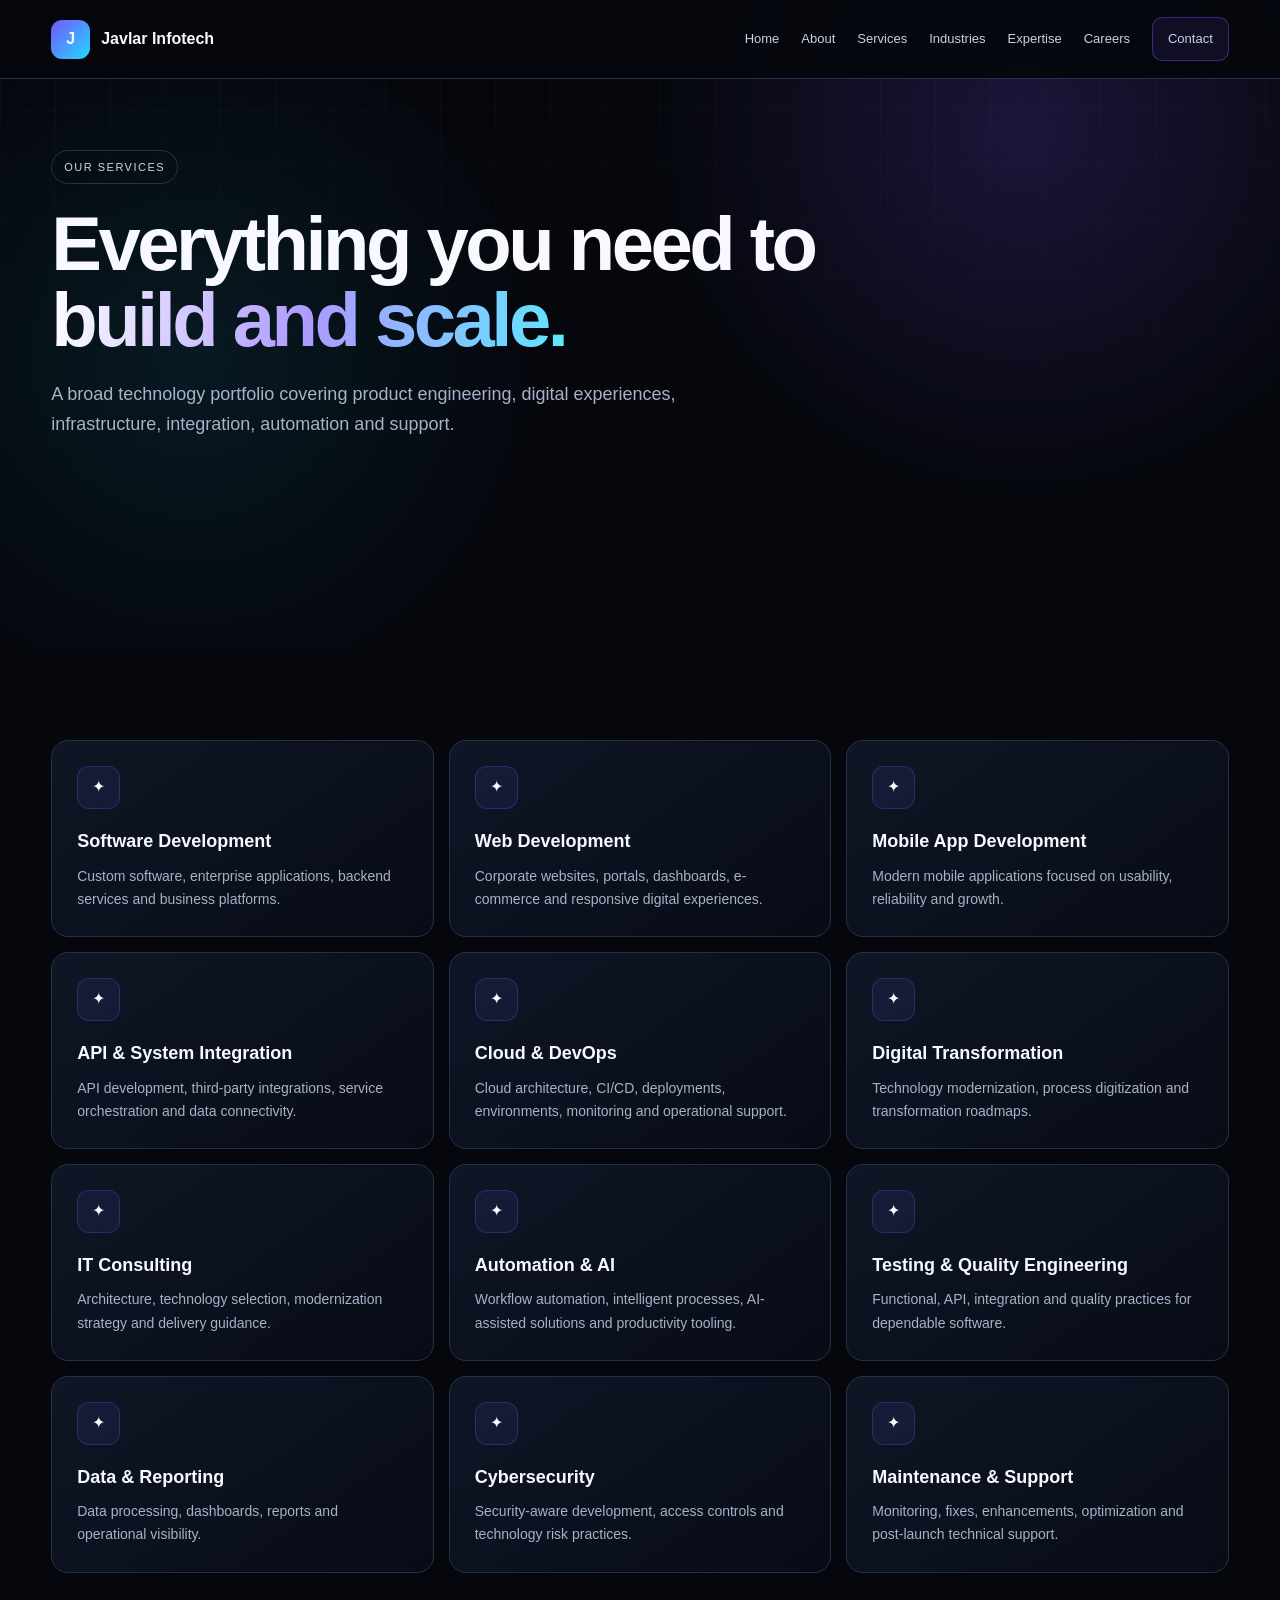
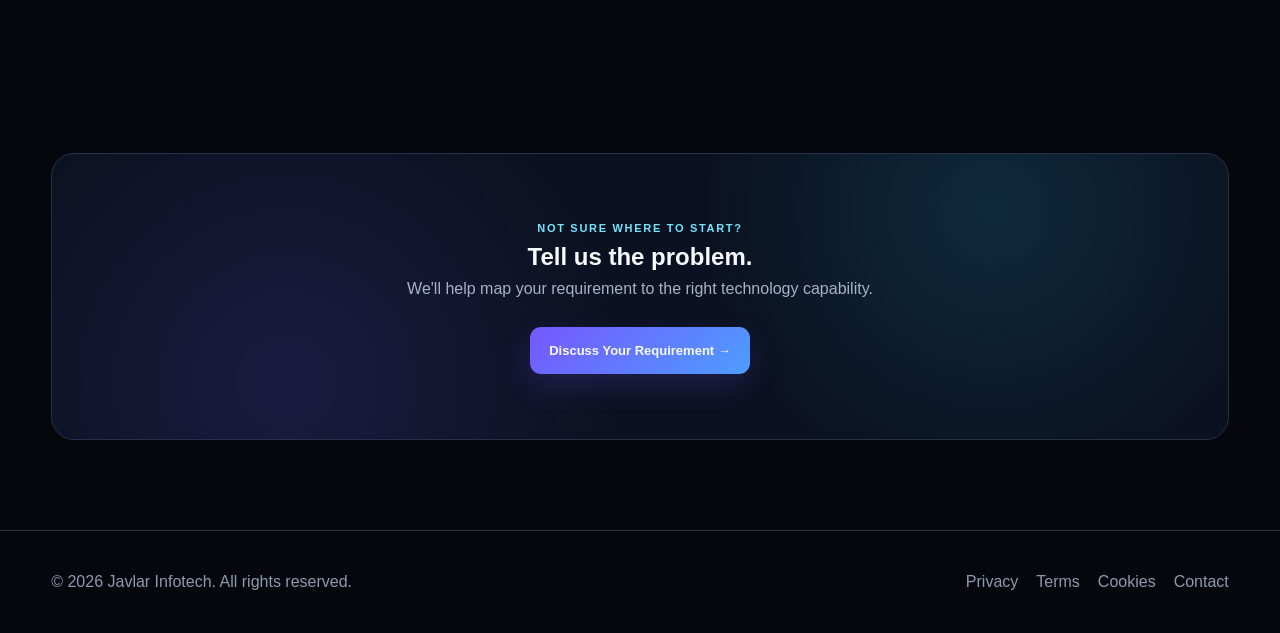
<file: services.html>
<!doctype html><html lang="en"><head><meta charset="utf-8"><meta name="viewport" content="width=device-width,initial-scale=1"><meta name="description" content="Javlar Infotech — technology and digital solutions from Gorakhpur, Uttar Pradesh, India."><title>Services | Javlar Infotech</title><link rel="stylesheet" href="style.css"></head><body>
<header><div class="wrap nav">
<a class="brand" href="index.html"><span class="logo">J</span><span>Javlar Infotech</span></a>
<nav class="links" id="links">
<a href="index.html">Home</a><a href="about.html">About</a><a href="services.html">Services</a><a href="industries.html">Industries</a><a href="expertise.html">Expertise</a><a href="careers.html">Careers</a><a href="contact.html" class="navbtn">Contact</a>
</nav><button class="menu" onclick="document.getElementById('links').classList.toggle('open')">☰</button>
</div></header>

<section class="hero"><div class="wrap"><span class="eyebrow">Our Services</span><h1>Everything you need to <span class="gradient">build and scale.</span></h1><p>A broad technology portfolio covering product engineering, digital experiences, infrastructure, integration, automation and support.</p></div></section>
<section><div class="wrap"><div class="cards"><div class="card"><div class="icon">✦</div><h3>Software Development</h3><p>Custom software, enterprise applications, backend services and business platforms.</p></div><div class="card"><div class="icon">✦</div><h3>Web Development</h3><p>Corporate websites, portals, dashboards, e-commerce and responsive digital experiences.</p></div><div class="card"><div class="icon">✦</div><h3>Mobile App Development</h3><p>Modern mobile applications focused on usability, reliability and growth.</p></div><div class="card"><div class="icon">✦</div><h3>API & System Integration</h3><p>API development, third-party integrations, service orchestration and data connectivity.</p></div><div class="card"><div class="icon">✦</div><h3>Cloud & DevOps</h3><p>Cloud architecture, CI/CD, deployments, environments, monitoring and operational support.</p></div><div class="card"><div class="icon">✦</div><h3>Digital Transformation</h3><p>Technology modernization, process digitization and transformation roadmaps.</p></div><div class="card"><div class="icon">✦</div><h3>IT Consulting</h3><p>Architecture, technology selection, modernization strategy and delivery guidance.</p></div><div class="card"><div class="icon">✦</div><h3>Automation & AI</h3><p>Workflow automation, intelligent processes, AI-assisted solutions and productivity tooling.</p></div><div class="card"><div class="icon">✦</div><h3>Testing & Quality Engineering</h3><p>Functional, API, integration and quality practices for dependable software.</p></div><div class="card"><div class="icon">✦</div><h3>Data & Reporting</h3><p>Data processing, dashboards, reports and operational visibility.</p></div><div class="card"><div class="icon">✦</div><h3>Cybersecurity</h3><p>Security-aware development, access controls and technology risk practices.</p></div><div class="card"><div class="icon">✦</div><h3>Maintenance & Support</h3><p>Monitoring, fixes, enhancements, optimization and post-launch technical support.</p></div></div></div></section>
<section><div class="wrap"><div class="banner"><div class="kicker">Not sure where to start?</div><h2>Tell us the problem.</h2><p>We'll help map your requirement to the right technology capability.</p><a class="btn primary" href="contact.html">Discuss Your Requirement →</a></div></div></section>

<footer><div class="wrap foot">
<div>© 2026 Javlar Infotech. All rights reserved.</div>
<div class="footlinks"><a href="privacy.html">Privacy</a><a href="terms.html">Terms</a><a href="cookies.html">Cookies</a><a href="contact.html">Contact</a></div>
</div></footer>
<script>document.querySelectorAll('.links a').forEach(a=>a.addEventListener('click',()=>document.getElementById('links').classList.remove('open')));</script>
</body></html>
</file>
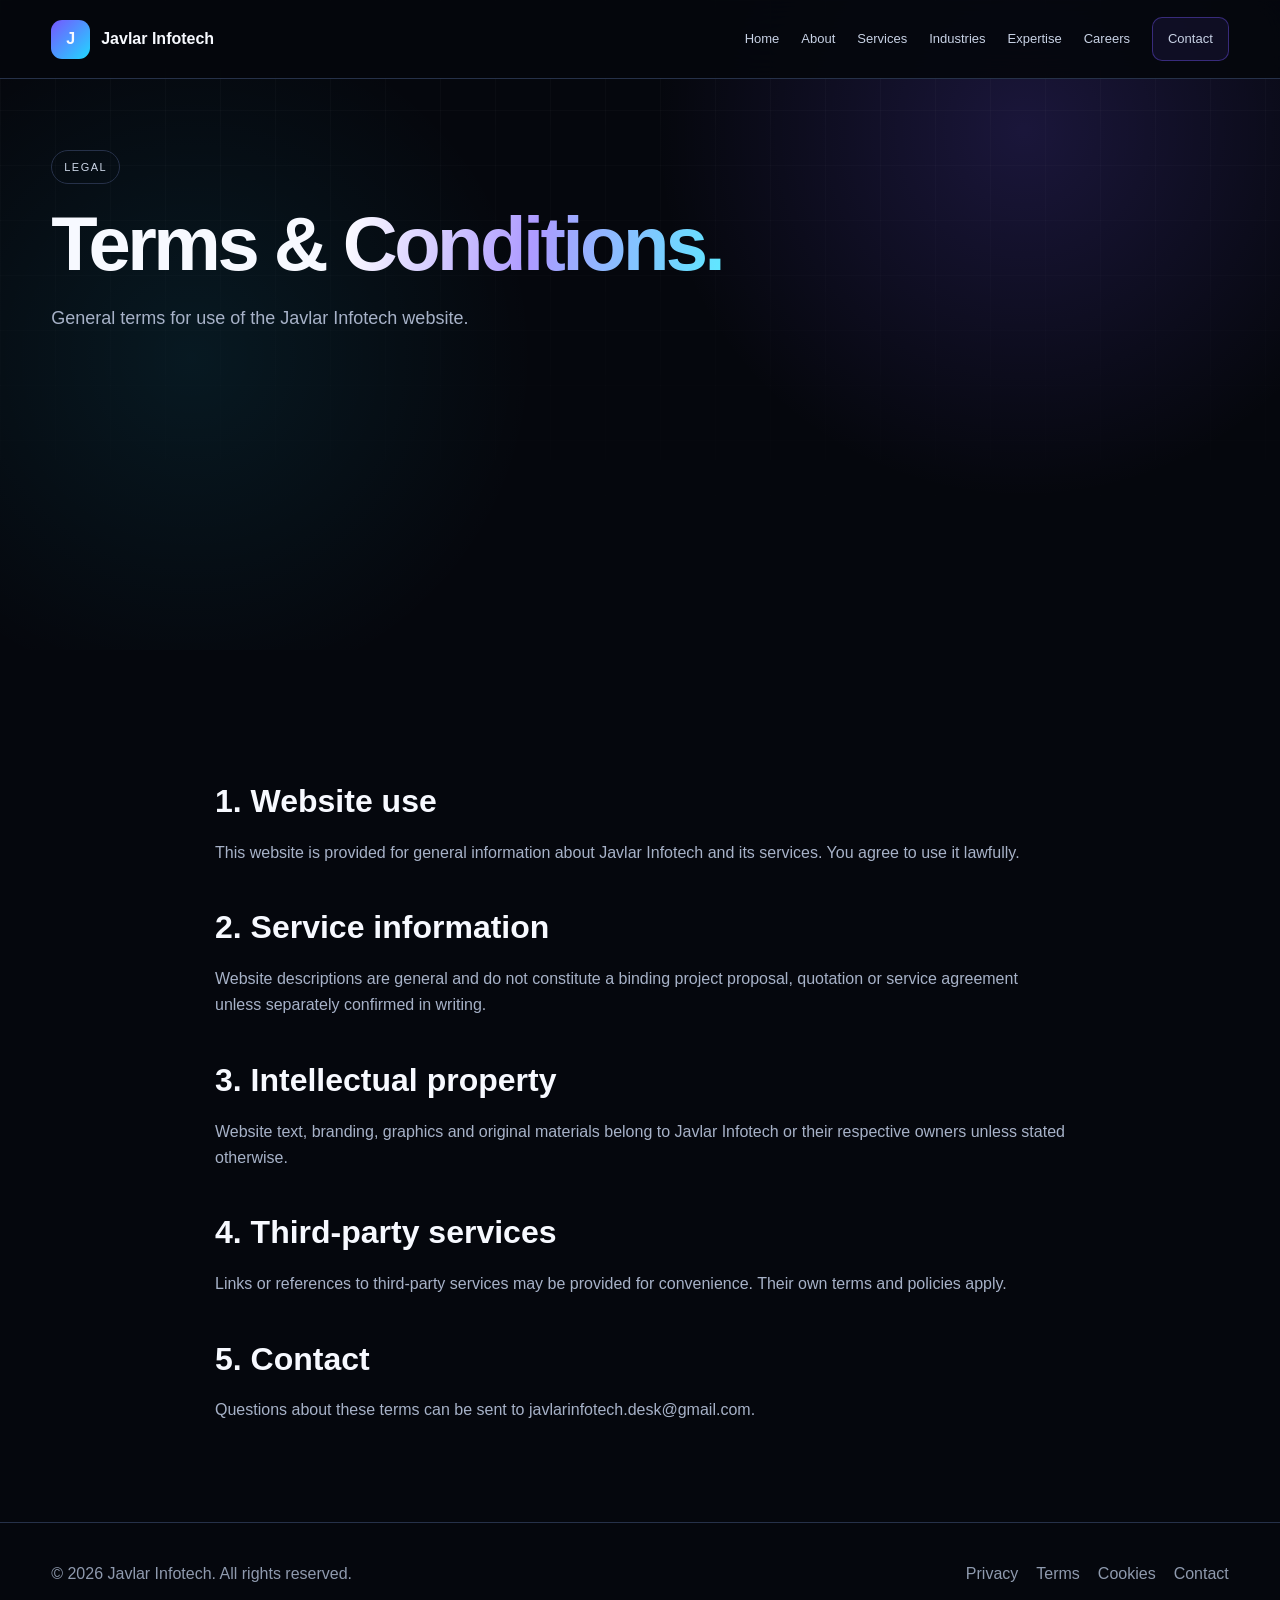
<file: terms.html>
<!doctype html><html lang="en"><head><meta charset="utf-8"><meta name="viewport" content="width=device-width,initial-scale=1"><meta name="description" content="Javlar Infotech — technology and digital solutions from Gorakhpur, Uttar Pradesh, India."><title>Terms & Conditions | Javlar Infotech</title><link rel="stylesheet" href="style.css"></head><body>
<header><div class="wrap nav">
<a class="brand" href="index.html"><span class="logo">J</span><span>Javlar Infotech</span></a>
<nav class="links" id="links">
<a href="index.html">Home</a><a href="about.html">About</a><a href="services.html">Services</a><a href="industries.html">Industries</a><a href="expertise.html">Expertise</a><a href="careers.html">Careers</a><a href="contact.html" class="navbtn">Contact</a>
</nav><button class="menu" onclick="document.getElementById('links').classList.toggle('open')">☰</button>
</div></header>

<section class="hero"><div class="wrap"><span class="eyebrow">Legal</span><h1>Terms & <span class="gradient">Conditions.</span></h1><p>General terms for use of the Javlar Infotech website.</p></div></section>
<section><div class="wrap legal"><h2>1. Website use</h2><p>This website is provided for general information about Javlar Infotech and its services. You agree to use it lawfully.</p><h2>2. Service information</h2><p>Website descriptions are general and do not constitute a binding project proposal, quotation or service agreement unless separately confirmed in writing.</p><h2>3. Intellectual property</h2><p>Website text, branding, graphics and original materials belong to Javlar Infotech or their respective owners unless stated otherwise.</p><h2>4. Third-party services</h2><p>Links or references to third-party services may be provided for convenience. Their own terms and policies apply.</p><h2>5. Contact</h2><p>Questions about these terms can be sent to javlarinfotech.desk@gmail.com.</p></div></section>

<footer><div class="wrap foot">
<div>© 2026 Javlar Infotech. All rights reserved.</div>
<div class="footlinks"><a href="privacy.html">Privacy</a><a href="terms.html">Terms</a><a href="cookies.html">Cookies</a><a href="contact.html">Contact</a></div>
</div></footer>
<script>document.querySelectorAll('.links a').forEach(a=>a.addEventListener('click',()=>document.getElementById('links').classList.remove('open')));</script>
</body></html>
</file>
<file: style.css>
:root{--bg:#05070d;--panel:#0c1220;--panel2:#111a2b;--line:#263149;--text:#f7f9ff;--muted:#a7b2c8;--a:#7657ff;--b:#20d8ff;--green:#4de2a2;--max:1180px}
*{box-sizing:border-box;margin:0;padding:0}html{scroll-behavior:smooth}body{font-family:Inter,Segoe UI,Arial,sans-serif;background:var(--bg);color:var(--text);line-height:1.65}a{color:inherit;text-decoration:none}.wrap{width:min(92%,var(--max));margin:auto}
header{position:fixed;top:0;left:0;right:0;z-index:99;background:#05070de8;backdrop-filter:blur(18px);border-bottom:1px solid var(--line)}.nav{height:78px;display:flex;align-items:center;justify-content:space-between}.brand{display:flex;gap:11px;align-items:center;font-weight:800}.logo{width:39px;height:39px;border-radius:11px;display:grid;place-items:center;background:linear-gradient(135deg,var(--a),var(--b));font-weight:900}.links{display:flex;gap:22px;align-items:center;font-size:13px;color:#c8d2e5}.links a:hover,.links .active{color:#fff}.navbtn{padding:10px 15px;border:1px solid #7657ff66;border-radius:10px;background:#7657ff18}.menu{display:none;background:none;border:0;color:#fff;font-size:26px}
.hero{min-height:650px;padding:150px 0 90px;position:relative;overflow:hidden;background:radial-gradient(circle at 80% 20%,#7657ff30,transparent 32%),radial-gradient(circle at 15% 55%,#20d8ff16,transparent 30%)}.hero:before{content:"";position:absolute;inset:0;background-image:linear-gradient(#ffffff07 1px,transparent 1px),linear-gradient(90deg,#ffffff07 1px,transparent 1px);background-size:55px 55px;mask-image:linear-gradient(#000,transparent 90%);animation:grid 18s linear infinite}.hero>*{position:relative}.eyebrow{display:inline-block;padding:7px 12px;border:1px solid var(--line);border-radius:99px;color:#cdd7e8;font-size:11px;text-transform:uppercase;letter-spacing:1.5px}.hero h1{font-size:clamp(46px,6vw,76px);line-height:1;letter-spacing:-3.5px;max-width:850px;margin:22px 0}.gradient{background:linear-gradient(100deg,#fff,#ad9aff,#5ee8ff);-webkit-background-clip:text;color:transparent}.hero p{max-width:720px;color:var(--muted);font-size:18px}.buttons{display:flex;gap:12px;flex-wrap:wrap;margin-top:28px}.btn{display:inline-block;padding:13px 19px;border-radius:11px;border:1px solid var(--line);font-size:13px;font-weight:750}.primary{border:0;background:linear-gradient(135deg,var(--a),#4d9dff);box-shadow:0 12px 30px #7657ff30}
section{padding:90px 0}.sectiontop{max-width:750px;margin-bottom:38px}.kicker{color:#70e7ff;font-size:11px;font-weight:800;letter-spacing:1.7px;text-transform:uppercase}.sectiontop h2{font-size:clamp(34px,4vw,52px);line-height:1.05;letter-spacing:-2px;margin:10px 0 14px}.sectiontop p{color:var(--muted);font-size:16px}
.cards{display:grid;grid-template-columns:repeat(3,1fr);gap:15px}.card{padding:25px;border:1px solid var(--line);border-radius:17px;background:linear-gradient(145deg,#111a2bcc,#080d18cc);transition:.25s}.card:hover{transform:translateY(-4px);border-color:#7657ff77}.icon{width:43px;height:43px;border-radius:12px;display:grid;place-items:center;background:#7657ff18;border:1px solid #7657ff44;margin-bottom:18px}.card h3{font-size:18px;margin-bottom:8px}.card p{color:var(--muted);font-size:14px}
.split{display:grid;grid-template-columns:1fr 1fr;gap:60px;align-items:center}.checklist{display:grid;gap:13px;margin-top:22px}.checklist div{display:flex;gap:11px;color:#d2daea}.check{width:22px;height:22px;flex:none;border-radius:50%;display:grid;place-items:center;background:#4de2a21c;color:var(--green);font-size:12px}.stats{display:grid;grid-template-columns:1fr 1fr;gap:13px}.stat{padding:24px;border:1px solid var(--line);border-radius:16px;background:#ffffff04}.stat strong{font-size:30px;display:block}.stat span{font-size:13px;color:var(--muted)}
.tiles{display:grid;grid-template-columns:repeat(4,1fr);gap:12px}.tile{padding:20px;border:1px solid var(--line);border-radius:14px;background:#ffffff04;color:#d9e1ee}.process{display:grid;grid-template-columns:repeat(4,1fr);gap:13px}.step{padding:23px;border-top:1px solid #7657ff99;background:#ffffff04;border-radius:0 0 15px 15px}.step b{font-size:11px;color:#907eff}.step h3{margin:8px 0}.step p{color:var(--muted);font-size:14px}
.banner{padding:65px;border:1px solid var(--line);border-radius:23px;text-align:center;background:radial-gradient(circle at 80% 20%,#20d8ff20,transparent 30%),radial-gradient(circle at 20% 80%,#7657ff25,transparent 35%),#0b1120}.banner p{max-width:650px;margin:0 auto 24px;color:var(--muted)}
.contactgrid{display:grid;grid-template-columns:1fr 1fr;gap:15px}.contactbox{padding:25px;border:1px solid var(--line);border-radius:16px;background:#ffffff04}.contactbox label{display:block;color:#70e7ff;font-size:11px;text-transform:uppercase;letter-spacing:1.3px;margin-bottom:6px}.contactbox strong,.contactbox a{font-size:18px}
.form{display:grid;gap:13px}.form input,.form textarea{width:100%;padding:14px;border:1px solid var(--line);border-radius:10px;background:#080d18;color:white;font:inherit;outline:none}.form textarea{min-height:150px;resize:vertical}.form input:focus,.form textarea:focus{border-color:#7657ff99}
.legal{max-width:850px}.legal h2{font-size:32px;margin:35px 0 12px}.legal p,.legal li{color:var(--muted);margin:8px 0}.legal ul{padding-left:20px}
footer{padding:38px 0;border-top:1px solid var(--line);color:#8f9aae}.foot{display:flex;justify-content:space-between;gap:15px}.footlinks{display:flex;gap:18px;flex-wrap:wrap}
@keyframes grid{to{background-position:55px 55px}}
@media(max-width:900px){.links{display:none;position:absolute;top:78px;left:0;right:0;padding:18px 5%;background:#05070df8;flex-direction:column;align-items:flex-start}.links.open{display:flex}.menu{display:block}.cards{grid-template-columns:1fr 1fr}.tiles{grid-template-columns:1fr 1fr}.process{grid-template-columns:1fr 1fr}.split{grid-template-columns:1fr}.contactgrid{grid-template-columns:1fr}}
@media(max-width:560px){.cards,.tiles,.process,.stats{grid-template-columns:1fr}.hero h1{letter-spacing:-2px}.hero p{font-size:16px}.banner{padding:42px 22px}.foot{flex-direction:column}}
</file>
